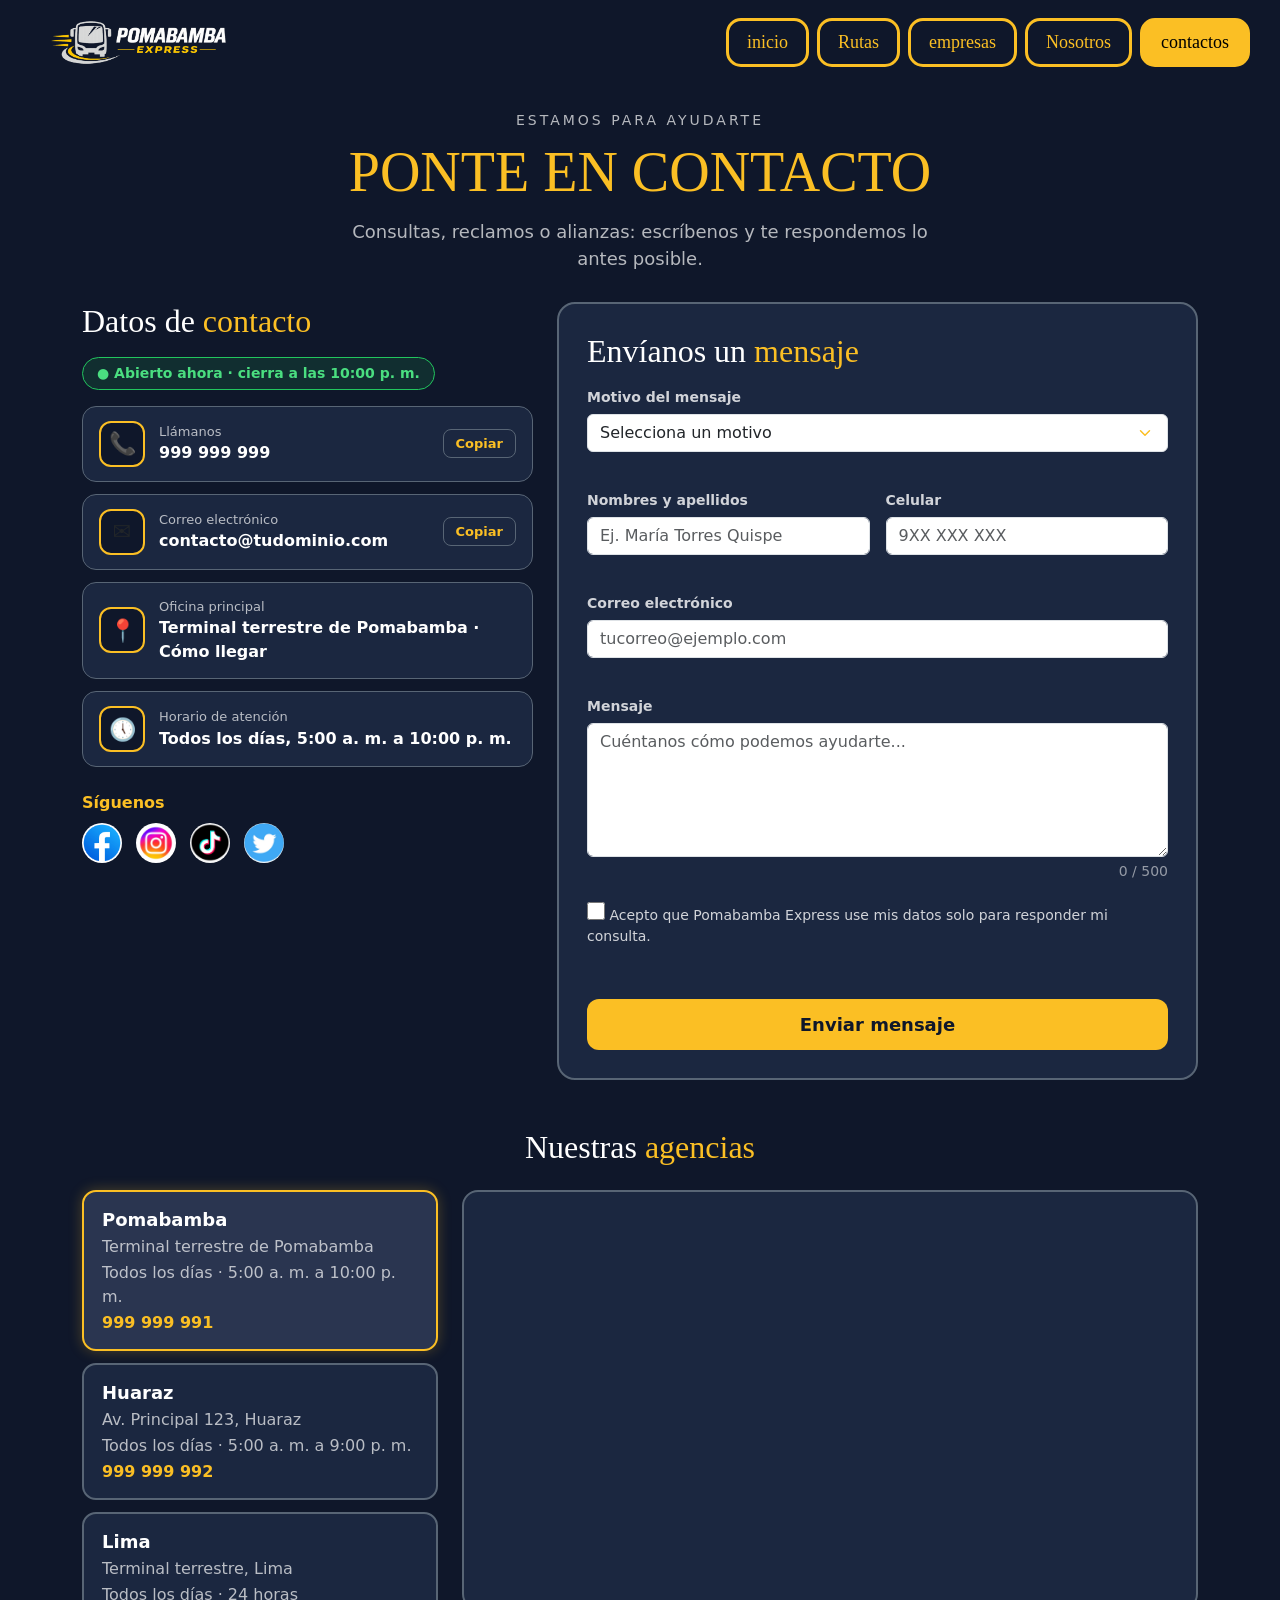
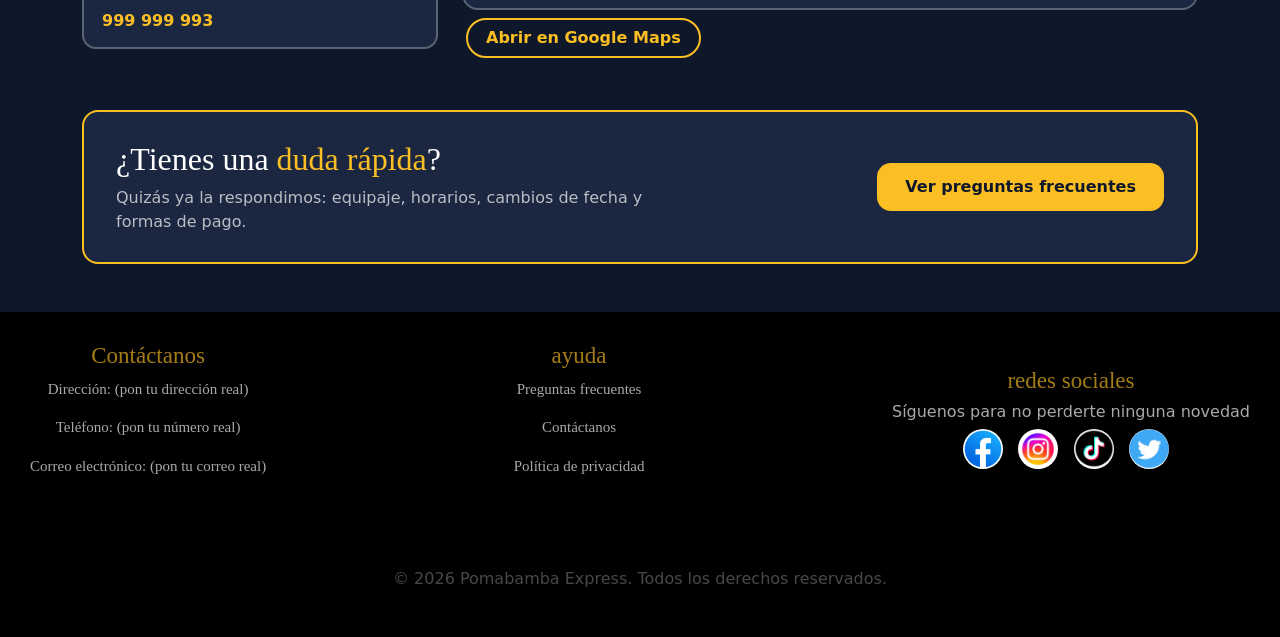
<file: encabezados/contactos.html>
<!DOCTYPE html>
<html lang="en">
<head>
    <meta charset="UTF-8">
    <meta name="viewport" content="width=device-width, initial-scale=1.0">
    <title>Document</title>
    <link rel="stylesheet" href="../style.css">
    <link rel="shortcut icon" href="favicon.ico" type="image/x-icon">
    <link href="https://cdn.jsdelivr.net/npm/bootstrap@5.3.8/dist/css/bootstrap.min.css" rel="stylesheet" integrity="sha384-sRIl4kxILFvY47J16cr9ZwB07vP4J8+LH7qKQnuqkuIAvNWLzeN8tE5YBujZqJLB" crossorigin="anonymous">
</head>
<body class="fondo2">
    <header class="encabezado">
        <img class="logo" src="../imagenes/logosIconos/logo.png" alt="Logo">
        <nav class="btnEncabezado">
    
            <a href="../index.html" class="btnEn">inicio</a>
            <a href="rutas.html" class="btnEn">Rutas</a>
            <a href="empresas.html" class="btnEn">empresas</a>
            <a href="nosotros.html" class="btnEn">Nosotros</a>
            <a href="contactos.html" class="btnEn activo">contactos</a>
        </nav>
    </header>
    <!-- TÍTULO -->
<section class="titulo-pagina">
    <p class="titulo-pagina-mini">Estamos para ayudarte</p>
    <h1 class="titulo-pagina-h1">PONTE EN <span>CONTACTO</span></h1>
    <p class="titulo-pagina-sub">Consultas, reclamos o alianzas: escríbenos y te respondemos lo antes posible.</p>
</section>

<!-- DATOS + FORMULARIO -->
<section class="container pb-5">
    <div class="row g-4">

        <!-- Datos de contacto -->
        <div class="col-lg-5">
            <h2 class="nos-h2">Datos de <span>contacto</span></h2>
            <span class="estado-atencion" id="estadoAtencion"></span>

            <div class="dato-contacto">
                <div class="dato-icono">📞</div>
                <div class="dato-texto">
                    <span>Llámanos</span>
                    <a href="tel:+51999999999">999 999 999</a>
                </div>
                <button type="button" class="btn-copiar" data-copiar="999 999 999">Copiar</button>
            </div>

            <div class="dato-contacto d-none" id="cardWhatsapp">
                <div class="dato-icono">💬</div>
                <div class="dato-texto">
                    <span>WhatsApp</span>
                    <a href="#" id="linkWhatsapp" target="_blank" rel="noopener">Escríbenos ahora</a>
                </div>
            </div>

            <div class="dato-contacto">
                <div class="dato-icono">✉️</div>
                <div class="dato-texto">
                    <span>Correo electrónico</span>
                    <a href="mailto:contacto@tudominio.com">contacto@tudominio.com</a>
                </div>
                <button type="button" class="btn-copiar" data-copiar="contacto@tudominio.com">Copiar</button>
            </div>

            <div class="dato-contacto">
                <div class="dato-icono">📍</div>
                <div class="dato-texto">
                    <span>Oficina principal</span>
                    <a href="https://www.google.com/maps/search/?api=1&query=Pomabamba%2C%20%C3%81ncash%2C%20Per%C3%BA" target="_blank" rel="noopener">Terminal terrestre de Pomabamba · Cómo llegar</a>
                </div>
            </div>

            <div class="dato-contacto">
                <div class="dato-icono">🕔</div>
                <div class="dato-texto">
                    <span>Horario de atención</span>
                    <strong>Todos los días, 5:00 a. m. a 10:00 p. m.</strong>
                </div>
            </div>

            <p class="subtitulo-pago mt-4 mb-2">Síguenos</p>
            <div class="redes-fila">
                <a href="#"><img class="imgredes" src="../imagenes/redes-sociales/facebbok.jpg" alt="Facebook"></a>
                <a href="#"><img class="imgredes" src="../imagenes/redes-sociales/instagram.jpg" alt="Instagram"></a>
                <a href="#"><img class="imgredes" src="../imagenes/redes-sociales/tiktok.jpg" alt="TikTok"></a>
                <a href="#"><img class="imgredes" src="../imagenes/redes-sociales/Twitter.jpg" alt="Twitter"></a>
            </div>
        </div>

        <!-- Formulario -->
        <div class="col-lg-7">
            <div class="form-card">

                <form id="formContacto" novalidate>
                    <h2 class="nos-h2">Envíanos un <span>mensaje</span></h2>
                    <div class="row g-3">

                        <div class="col-12 grupo">
                            <label for="cMotivo">Motivo del mensaje</label>
                            <select id="cMotivo" class="form-select campo">
                                <option value="">Selecciona un motivo</option>
                                <option value="pasajes">Consulta sobre pasajes</option>
                                <option value="reserva">Cambio o anulación de reserva</option>
                                <option value="reclamo">Reclamo o sugerencia</option>
                                <option value="equipaje">Equipaje extraviado</option>
                                <option value="aliada">Quiero ser empresa aliada</option>
                                <option value="otro">Otro</option>
                            </select>
                            <div class="error-campo"></div>
                        </div>

                        <div class="col-md-6 grupo">
                            <label for="cNombre">Nombres y apellidos</label>
                            <input type="text" id="cNombre" class="form-control campo" placeholder="Ej. María Torres Quispe" autocomplete="name">
                            <div class="error-campo"></div>
                        </div>

                        <div class="col-md-6 grupo">
                            <label for="cTelefono">Celular</label>
                            <input type="text" id="cTelefono" class="form-control campo" placeholder="9XX XXX XXX" inputmode="numeric" maxlength="9" autocomplete="tel">
                            <div class="error-campo"></div>
                        </div>

                        <div class="col-12 grupo">
                            <label for="cCorreo">Correo electrónico</label>
                            <input type="email" id="cCorreo" class="form-control campo" placeholder="tucorreo@ejemplo.com" autocomplete="email">
                            <div class="error-campo"></div>
                        </div>

                        <div class="col-12 grupo d-none" id="grupoReserva">
                            <label for="cReserva">Código de reserva</label>
                            <input type="text" id="cReserva" class="form-control campo" placeholder="PE-ABC123" maxlength="9">
                            <div class="error-campo"></div>
                        </div>

                        <div class="col-12 grupo d-none" id="grupoEmpresa">
                            <label for="cEmpresa">Nombre de tu empresa</label>
                            <input type="text" id="cEmpresa" class="form-control campo" placeholder="Ej. Transportes Mi Empresa S.A.C.">
                            <div class="error-campo"></div>
                        </div>

                        <div class="col-12 grupo">
                            <label for="cMensaje">Mensaje</label>
                            <textarea id="cMensaje" class="form-control campo" rows="5" maxlength="500" placeholder="Cuéntanos cómo podemos ayudarte..."></textarea>
                            <div class="d-flex justify-content-between">
                                <div class="error-campo"></div>
                                <small class="contador-msg" id="contadorMsg">0 / 500</small>
                            </div>
                        </div>

                        <div class="col-12 grupo">
                            <label class="check-acepto">
                                <input type="checkbox" id="cAcepto">
                                <span>Acepto que Pomabamba Express use mis datos solo para responder mi consulta.</span>
                            </label>
                            <div class="error-campo"></div>
                        </div>

                        <!-- Campo trampa para robots: las personas no lo ven -->
                        <input type="text" id="cWeb" class="honeypot" tabindex="-1" autocomplete="off" aria-hidden="true">
                    </div>

                    <p class="error-envio" id="errorEnvio"></p>
                    <button type="submit" class="btn-pagar w-100 mt-3" id="btnEnviar">Enviar mensaje</button>
                </form>

                <!-- Confirmación -->
                <div id="exitoContacto" class="text-center d-none">
                    <div class="check-exito">✓</div>
                    <h3 class="titulo-exito">¡Mensaje enviado!</h3>
                    <p>Te responderemos a <strong id="tCorreo"></strong> en un máximo de 24 horas hábiles.</p>
                    <p class="mb-1">Tu código de seguimiento:</p>
                    <p class="codigo-ticket" id="tCodigo"></p>
                    <div class="mt-3">
                        <a href="#" id="btnWaExito" class="btn-aliada d-none" target="_blank" rel="noopener">Escribir por WhatsApp</a>
                        <button type="button" class="btn-ruta-borde" id="btnOtro">Enviar otro mensaje</button>
                    </div>
                </div>

            </div>
        </div>
    </div>
</section>

<!-- AGENCIAS Y MAPA -->
<section class="container pb-5">
    <h2 class="nos-h2 text-center mb-4">Nuestras <span>agencias</span></h2>
    <div class="row g-4">
        <div class="col-lg-4">
            <div class="agencias-lista" id="listaAgencias"></div>
        </div>
        <div class="col-lg-8">
            <div class="mapa-marco">
                <iframe id="mapaFrame" title="Mapa de nuestras agencias" loading="lazy" referrerpolicy="no-referrer-when-downgrade"></iframe>
            </div>
            <a href="#" id="mapaLink" class="btn-ruta-borde mt-2" target="_blank" rel="noopener">Abrir en Google Maps</a>
        </div>
    </div>
</section>

<!-- DUDAS RÁPIDAS -->
<section class="container pb-5">
    <div class="aliada">
        <div>
            <h2 class="aliada-titulo">¿Tienes una <span>duda rápida</span>?</h2>
            <p class="aliada-texto">Quizás ya la respondimos: equipaje, horarios, cambios de fecha y formas de pago.</p>
        </div>
        <a href="rutas.html#faq" class="btn-aliada">Ver preguntas frecuentes</a>
    </div>
</section>
<!-- FOOTER -->
<footer class="footer">
    <div class="footer-content">
        <div class="footer-contactos">
            <h3 class="footers">Contáctanos</h3>
            <p class="footerp">Dirección: (pon tu dirección real)</p>
            <p class="footerp">Teléfono: (pon tu número real)</p>
            <p class="footerp">Correo electrónico: (pon tu correo real)</p>
        </div>
        <div>
            <h3 class="footers">ayuda</h3>
            <p class="footerp"><a href="#faq" class="footer-link">Preguntas frecuentes</a></p>
            <p class="footerp"><a href="contactos.html" class="footer-link">Contáctanos</a></p>
            <p class="footerp">Política de privacidad</p>
        </div>
        <div>
            <h3 class="footers">redes sociales</h3>
            <h4 class="footx">Síguenos para no perderte ninguna novedad</h4>
            <a href="#"><img class="imgredes" src="../imagenes/redes-sociales/facebbok.jpg" alt="Facebook"></a>
            <a href="#"><img class="imgredes" src="../imagenes/redes-sociales/instagram.jpg" alt="Instagram"></a>
            <a href="#"><img class="imgredes" src="../imagenes/redes-sociales/tiktok.jpg" alt="TikTok"></a>
            <a href="#"><img class="imgredes" src="../imagenes/redes-sociales/Twitter.jpg" alt="Twitter"></a>
        </div>
    </div>
    <br>
    <p class="derechos">&copy; 2026 Pomabamba Express. Todos los derechos reservados.</p>
</footer>


    
    <script src="https://cdn.jsdelivr.net/npm/bootstrap@5.3.8/dist/js/bootstrap.bundle.min.js" integrity="sha384-FKyoEForCGlyvwx9Hj09JcYn3nv7wiPVlz7YYwJrWVcXK/BmnVDxM+D2scQbITxI" crossorigin="anonymous"></script>
    <script src="../Scripts/menu.js"></script>
<script src="../Scripts/contactos.js"></script>
    
</body>
</html>
</file>
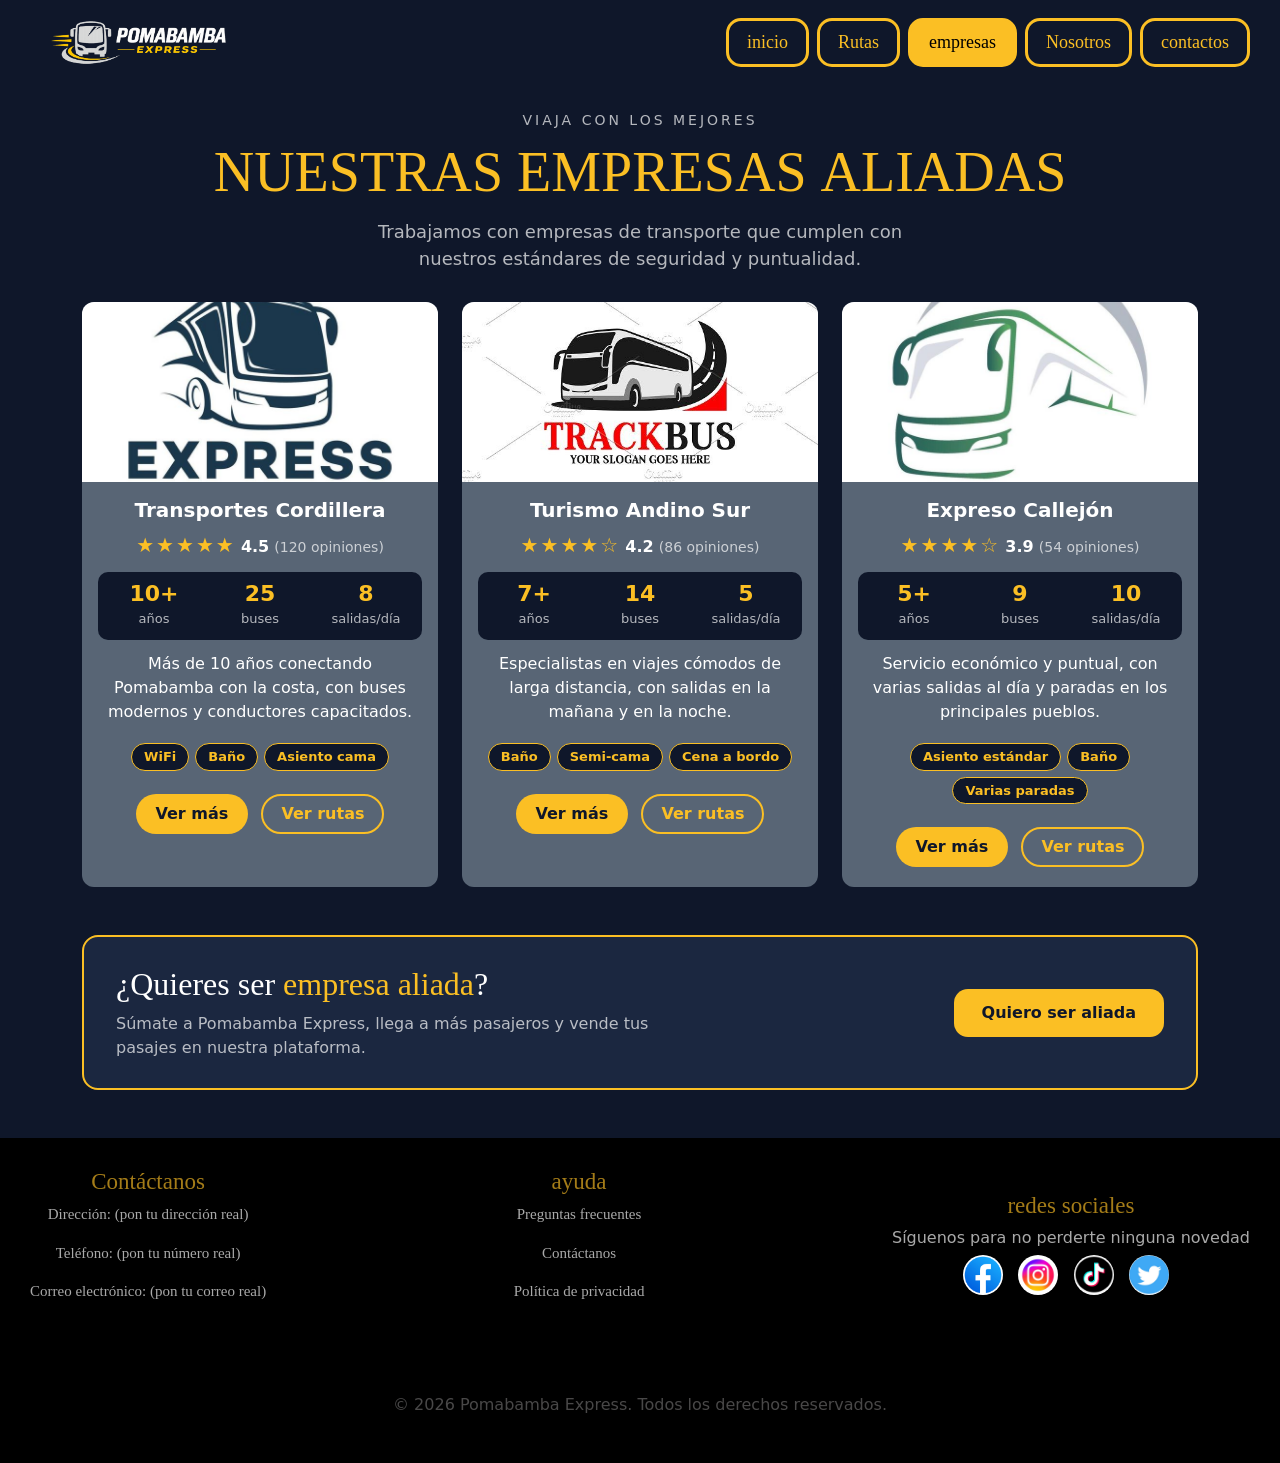
<file: encabezados/empresas.html>
<!DOCTYPE html>
<html lang="en">
<head>
    <meta charset="UTF-8">
    <meta name="viewport" content="width=device-width, initial-scale=1.0">
    <title>Document</title>
    <link rel="stylesheet" href="../style.css">
    <link rel="shortcut icon" href="favicon.ico" type="image/x-icon">
    <link href="https://cdn.jsdelivr.net/npm/bootstrap@5.3.8/dist/css/bootstrap.min.css" rel="stylesheet" integrity="sha384-sRIl4kxILFvY47J16cr9ZwB07vP4J8+LH7qKQnuqkuIAvNWLzeN8tE5YBujZqJLB" crossorigin="anonymous">
</head>
<body class="fondo2">
    <header class="encabezado">
        <img class="logo" src="../imagenes/logosIconos/logo.png" alt="Logo">
        <nav class="btnEncabezado">
    
            <a href="../index.html" class="btnEn">inicio</a>
            <a href="rutas.html" class="btnEn">Rutas</a>
            <a href="empresas.html" class="btnEn activo">empresas</a>
            <a href="nosotros.html" class="btnEn">Nosotros</a>
            <a href="contactos.html" class="btnEn">contactos</a>
        </nav>
    </header>


    <section class="titulo-pagina">
    <p class="titulo-pagina-mini">Viaja con los mejores</p>
    <h1 class="titulo-pagina-h1">NUESTRAS <span>EMPRESAS</span> ALIADAS</h1>
    <p class="titulo-pagina-sub">Trabajamos con empresas de transporte que cumplen con nuestros estándares de seguridad y puntualidad.</p>
</section>

<section class="container pb-5">
    <div class="row g-4" id="listaEmpresas"></div>
</section>
<!-- SÉ NUESTRA ALIADA -->
<section class="container pb-5">
    <div class="aliada">
        <div>
            <h2 class="aliada-titulo">¿Quieres ser <span>empresa aliada</span>?</h2>
            <p class="aliada-texto">Súmate a Pomabamba Express, llega a más pasajeros y vende tus pasajes en nuestra plataforma.</p>
        </div>
        <a href="contactos.html?asunto=aliada" class="btn-aliada">Quiero ser aliada</a>
    </div>
</section>
<!-- VENTANA DE DETALLE DE EMPRESA -->
<div class="modal fade" id="modalEmpresa" tabindex="-1" aria-hidden="true">
    <div class="modal-dialog modal-lg modal-dialog-centered modal-dialog-scrollable">
        <div class="modal-content modal-pomabamba">
            <div class="modal-header">
                <h5 class="modal-title" id="empTitulo"></h5>
                <button type="button" class="btn-close btn-close-white" data-bs-dismiss="modal" aria-label="Cerrar"></button>
            </div>
            <div class="modal-body" id="empCuerpo"></div>
            <div class="modal-footer">
                <a href="contactos.html" class="btn-ruta-borde">Contactar</a>
                <a href="rutas.html" class="btn-ruta">Ver rutas</a>
            </div>
        </div>
    </div>
</div>
<!-- FOOTER -->
<footer class="footer">
    <div class="footer-content">
        <div class="footer-contactos">
            <h3 class="footers">Contáctanos</h3>
            <p class="footerp">Dirección: (pon tu dirección real)</p>
            <p class="footerp">Teléfono: (pon tu número real)</p>
            <p class="footerp">Correo electrónico: (pon tu correo real)</p>
        </div>
        <div>
            <h3 class="footers">ayuda</h3>
            <p class="footerp"><a href="#faq" class="footer-link">Preguntas frecuentes</a></p>
            <p class="footerp"><a href="contactos.html" class="footer-link">Contáctanos</a></p>
            <p class="footerp">Política de privacidad</p>
        </div>
        <div>
            <h3 class="footers">redes sociales</h3>
            <h4 class="footx">Síguenos para no perderte ninguna novedad</h4>
            <a href="#"><img class="imgredes" src="../imagenes/redes-sociales/facebbok.jpg" alt="Facebook"></a>
            <a href="#"><img class="imgredes" src="../imagenes/redes-sociales/instagram.jpg" alt="Instagram"></a>
            <a href="#"><img class="imgredes" src="../imagenes/redes-sociales/tiktok.jpg" alt="TikTok"></a>
            <a href="#"><img class="imgredes" src="../imagenes/redes-sociales/Twitter.jpg" alt="Twitter"></a>
        </div>
    </div>
    <br>
    <p class="derechos">&copy; 2026 Pomabamba Express. Todos los derechos reservados.</p>
</footer>


    <script src="https://cdn.jsdelivr.net/npm/bootstrap@5.3.8/dist/js/bootstrap.bundle.min.js" integrity="sha384-FKyoEForCGlyvwx9Hj09JcYn3nv7wiPVlz7YYwJrWVcXK/BmnVDxM+D2scQbITxI" crossorigin="anonymous"></script>
    <script src="../Scripts/empresas.js"></script>
    <script src="../Scripts/menu.js"></script>
    
</body>
</html>
</file>
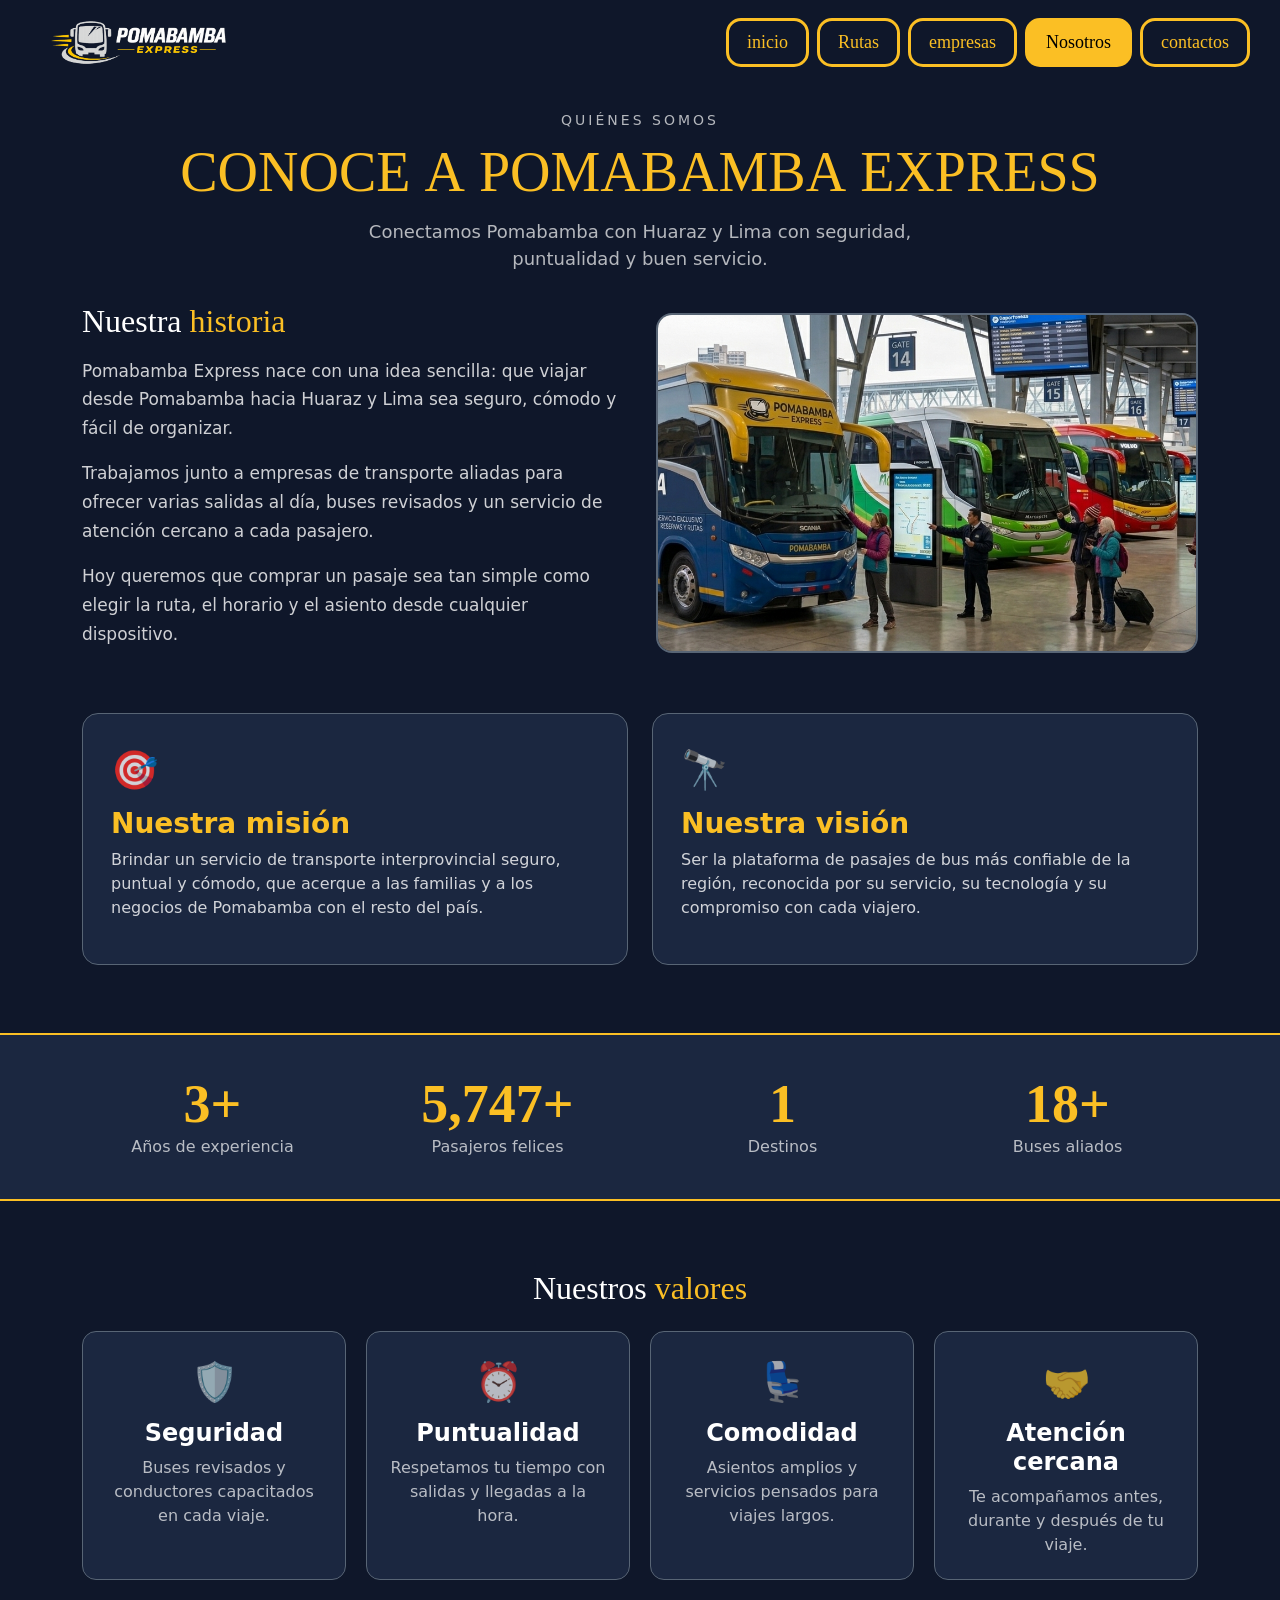
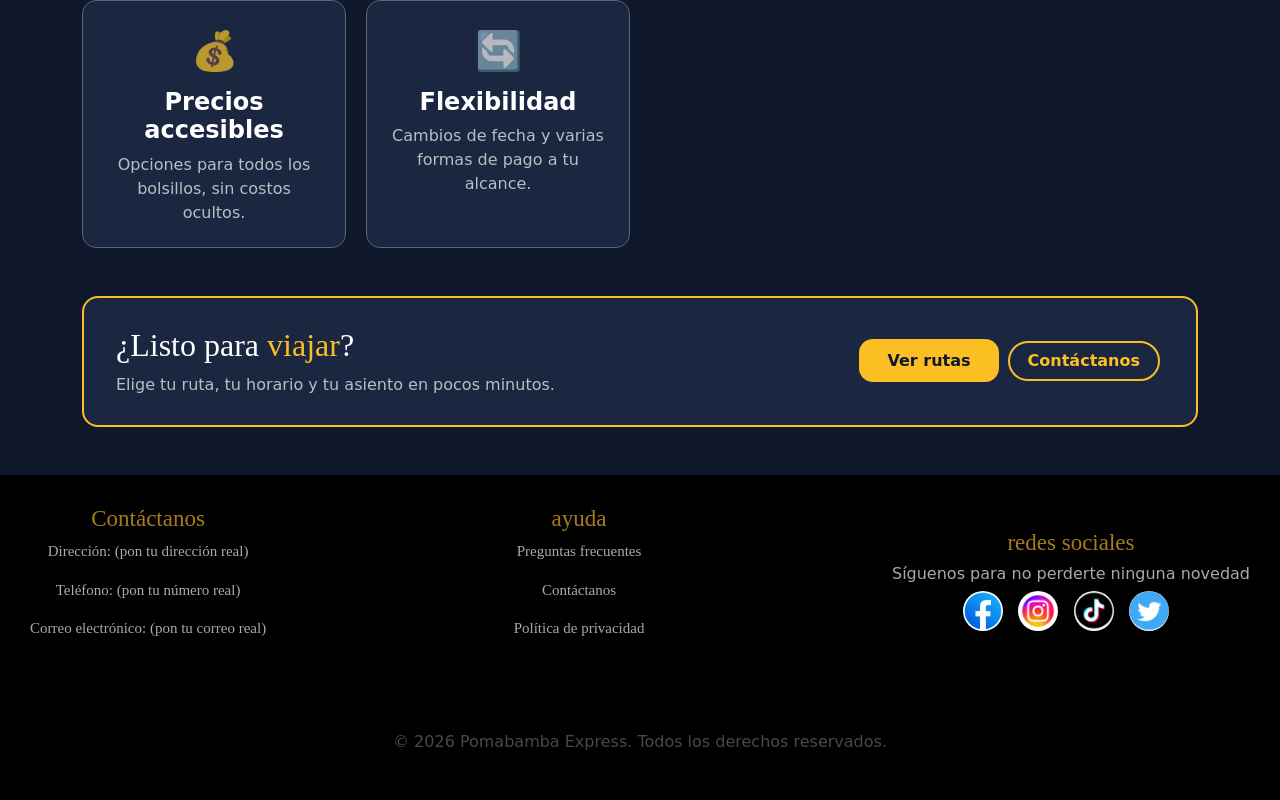
<file: encabezados/nosotros.html>
<!DOCTYPE html>
<html lang="en">
<head>
    <meta charset="UTF-8">
    <meta name="viewport" content="width=device-width, initial-scale=1.0">
    <title>Document</title>
    <link rel="stylesheet" href="../style.css">
    <link rel="shortcut icon" href="favicon.ico" type="image/x-icon">
    <link href="https://cdn.jsdelivr.net/npm/bootstrap@5.3.8/dist/css/bootstrap.min.css" rel="stylesheet" integrity="sha384-sRIl4kxILFvY47J16cr9ZwB07vP4J8+LH7qKQnuqkuIAvNWLzeN8tE5YBujZqJLB" crossorigin="anonymous">
</head>
<body class="fondo2">
    <header class="encabezado">
        <img class="logo" src="../imagenes/logosIconos/logo.png" alt="Logo">
        <nav class="btnEncabezado">
    
            <a href="../index.html" class="btnEn">inicio</a>
            <a href="rutas.html" class="btnEn">Rutas</a>
            <a href="empresas.html" class="btnEn">empresas</a>
            <a href="nosotros.html" class="btnEn activo">Nosotros</a>
            <a href="contactos.html" class="btnEn">contactos</a>
        </nav>
    </header>

    <!-- TÍTULO -->
<section class="titulo-pagina">
    <p class="titulo-pagina-mini">Quiénes somos</p>
    <h1 class="titulo-pagina-h1">CONOCE A <span>POMABAMBA EXPRESS</span></h1>
    <p class="titulo-pagina-sub">Conectamos Pomabamba con Huaraz y Lima con seguridad, puntualidad y buen servicio.</p>
</section>

<!-- HISTORIA -->
<section class="container pb-5">
    <div class="nos-historia">
        <div>
            <h2 class="nos-h2">Nuestra <span>historia</span></h2>
            <p class="nos-texto">Pomabamba Express nace con una idea sencilla: que viajar desde Pomabamba hacia Huaraz y Lima sea seguro, cómodo y fácil de organizar.</p>
            <p class="nos-texto">Trabajamos junto a empresas de transporte aliadas para ofrecer varias salidas al día, buses revisados y un servicio de atención cercano a cada pasajero.</p>
            <p class="nos-texto">Hoy queremos que comprar un pasaje sea tan simple como elegir la ruta, el horario y el asiento desde cualquier dispositivo.</p>
        </div>
        <img src="../imagenes/sliders/express2.jpg" class="nos-img" alt="Bus de Pomabamba Express en carretera">
    </div>
</section>

<!-- MISIÓN Y VISIÓN -->
<section class="container pb-5">
    <div class="row g-4">
        <div class="col-12 col-md-6">
            <div class="tarjeta-mv">
                <div class="mv-icono">🎯</div>
                <h3>Nuestra misión</h3>
                <p>Brindar un servicio de transporte interprovincial seguro, puntual y cómodo, que acerque a las familias y a los negocios de Pomabamba con el resto del país.</p>
            </div>
        </div>
        <div class="col-12 col-md-6">
            <div class="tarjeta-mv">
                <div class="mv-icono">🔭</div>
                <h3>Nuestra visión</h3>
                <p>Ser la plataforma de pasajes de bus más confiable de la región, reconocida por su servicio, su tecnología y su compromiso con cada viajero.</p>
            </div>
        </div>
    </div>
</section>

<!-- NÚMEROS -->
<section class="numeros-fondo">
    <div class="container">
        <div class="numeros">
            <div class="numero-item"><strong class="contador" data-meta="10" data-sufijo="+">0</strong><span>Años de experiencia</span></div>
            <div class="numero-item"><strong class="contador" data-meta="15000" data-sufijo="+">0</strong><span>Pasajeros felices</span></div>
            <div class="numero-item"><strong class="contador" data-meta="3">0</strong><span>Destinos</span></div>
            <div class="numero-item"><strong class="contador" data-meta="48" data-sufijo="+">0</strong><span>Buses aliados</span></div>
        </div>
    </div>
</section>

<!-- VALORES -->
<section class="container py-5">
    <h2 class="nos-h2 text-center mb-4">Nuestros <span>valores</span></h2>
    <div class="valores">
        <div class="valor-item"><div class="mv-icono">🛡️</div><h4>Seguridad</h4><p>Buses revisados y conductores capacitados en cada viaje.</p></div>
        <div class="valor-item"><div class="mv-icono">⏰</div><h4>Puntualidad</h4><p>Respetamos tu tiempo con salidas y llegadas a la hora.</p></div>
        <div class="valor-item"><div class="mv-icono">💺</div><h4>Comodidad</h4><p>Asientos amplios y servicios pensados para viajes largos.</p></div>
        <div class="valor-item"><div class="mv-icono">🤝</div><h4>Atención cercana</h4><p>Te acompañamos antes, durante y después de tu viaje.</p></div>
        <div class="valor-item"><div class="mv-icono">💰</div><h4>Precios accesibles</h4><p>Opciones para todos los bolsillos, sin costos ocultos.</p></div>
        <div class="valor-item"><div class="mv-icono">🔄</div><h4>Flexibilidad</h4><p>Cambios de fecha y varias formas de pago a tu alcance.</p></div>
    </div>
</section>

<!-- LLAMADO A LA ACCIÓN -->
<section class="container pb-5">
    <div class="aliada">
        <div>
            <h2 class="aliada-titulo">¿Listo para <span>viajar</span>?</h2>
            <p class="aliada-texto">Elige tu ruta, tu horario y tu asiento en pocos minutos.</p>
        </div>
        <div>
            <a href="rutas.html" class="btn-aliada">Ver rutas</a>
            <a href="contactos.html" class="btn-ruta-borde">Contáctanos</a>
        </div>
    </div>
</section>
<!-- FOOTER -->
<footer class="footer">
    <div class="footer-content">
        <div class="footer-contactos">
            <h3 class="footers">Contáctanos</h3>
            <p class="footerp">Dirección: (pon tu dirección real)</p>
            <p class="footerp">Teléfono: (pon tu número real)</p>
            <p class="footerp">Correo electrónico: (pon tu correo real)</p>
        </div>
        <div>
            <h3 class="footers">ayuda</h3>
            <p class="footerp"><a href="#faq" class="footer-link">Preguntas frecuentes</a></p>
            <p class="footerp"><a href="contactos.html" class="footer-link">Contáctanos</a></p>
            <p class="footerp">Política de privacidad</p>
        </div>
        <div>
            <h3 class="footers">redes sociales</h3>
            <h4 class="footx">Síguenos para no perderte ninguna novedad</h4>
            <a href="#"><img class="imgredes" src="../imagenes/redes-sociales/facebbok.jpg" alt="Facebook"></a>
            <a href="#"><img class="imgredes" src="../imagenes/redes-sociales/instagram.jpg" alt="Instagram"></a>
            <a href="#"><img class="imgredes" src="../imagenes/redes-sociales/tiktok.jpg" alt="TikTok"></a>
            <a href="#"><img class="imgredes" src="../imagenes/redes-sociales/Twitter.jpg" alt="Twitter"></a>
        </div>
    </div>
    <br>
    <p class="derechos">&copy; 2026 Pomabamba Express. Todos los derechos reservados.</p>
</footer>




    <script src="https://cdn.jsdelivr.net/npm/bootstrap@5.3.8/dist/js/bootstrap.bundle.min.js" integrity="sha384-FKyoEForCGlyvwx9Hj09JcYn3nv7wiPVlz7YYwJrWVcXK/BmnVDxM+D2scQbITxI" crossorigin="anonymous"></script>
    <script src="../Scripts/nosotros.js"></script>
    <script src="../Scripts/menu.js"></script>
    
</body>
</html>
</file>
<file: style.css>
* {
    margin: 0;
    padding: 0;
    box-sizing: border-box;
}

.fondo1 {
  background-color: #0F172A;
  
}
.encabezado {
  background-color: #0F172A;
  display: flex;
  justify-content: space-between;
  align-items: center;
  padding: 15px 30px;
  position: fixed;
  top: 0;
  left: 0;
  width: 100%;
  z-index: 1000;
  font-family: fantasy;
}
.logo {
  height: auto;
  width: 220px;                  
}

.btnEncabezado {
  display: flex;
  flex-direction: row;
  gap: 8px;
}

.btnEn {
  width: max-content;
  padding: 8px 18px;
  font-size: 18px;
  color: #FBBF24;
  background-color: #0F172A;
  border: 3.5px solid #FBBF24;
  border-radius: 15px;
  text-align: center;
  text-decoration: none;

  
}
.btnEn:hover{
  box-shadow: 1px 1px 12px #FBBF24;
  animation-duration: 2s;
}

.btnEn:hover {
  background-color: #FBBF24;
  color: black;
  transition: all 0.7s ease;
  cursor: pointer;
}

/* ============================ */
/* SLIDER Y BOTON */
/* ============================ */

.slider {
  position: relative; /* Base para que el título no se vaya a otra parte de la web */
  width: 100%;
  
}
.opacidad{
  filter: opacity(40%);
}
.viajaseguro {
  position: absolute;
  top: 15%; /* Lo centra verticalmente */
  left: 50%; /* Lo centra horizontalmente */
  transform: translate(-50%, -50%); /* Ajuste de centrado perfecto */
  z-index: 99; /* Obliga al título a flotar por ENCIMA de las imágenes del slider */
  pointer-events: none; /* Opcional: permite hacer clic a través del texto si hay botones atrás */
  
  /* Estilos visuales de ejemplo */
  color: white;
  text-shadow: 2px 2px 4px rgba(0,0,0,0.6); 
  font-family: fantasy;
}
.poma {
  position: absolute;
  top: 29%; 
  left: 50%; 
  transform: translate(-50%, -50%);
  z-index: 99; 
  pointer-events: none;
  color: #FBBF24;
  font-size: 130px;
  text-shadow: 2px 2px 4px rgba(0,0,0,0.6); 
  font-family: fantasy;
}
.pomaba {
  position: absolute;
  top: 50%;
  left: 50%;
  transform: translate(-50%, -50%); 
  z-index: 99;
  pointer-events: none;
  color: #FBBF24;
  text-shadow: 2px 2px 4px rgba(0,0,0,0.6); 
  font-size: 130px; 
  font-family: fantasy;
}
.pomabam {
  position: absolute;
  top: 64%;
  left: 50%;
  transform: translate(-50%, -50%); 
  z-index: 99;
  pointer-events: none;
  color: #ffffff;
  font-size: 20px;
  text-shadow: 2px 2px 4px rgba(0,0,0,0.6);
}
.pomabamb {
  position: absolute;
  top: 68%;
  left: 50%;
  transform: translate(-50%, -50%); 
  z-index: 99;
  pointer-events: none;
  color: #ffffff;
  font-size: 20px;
  text-shadow: 2px 2px 4px rgba(0,0,0,0.6);
}
.pomabamba {
  position: absolute;
  top: 72%;
  left: 50%;
  transform: translate(-50%, -50%); 
  z-index: 99;
  pointer-events: none;
  color: #ffffff;
  font-size: 20px;
  text-shadow: 2px 2px 4px rgba(0,0,0,0.6);
}

.titubtn{
  border-radius: 20px;
  font-size: 28px;
  background-color: #FBBF24;
  caret-color: #FBBF24;
  border: none;
  cursor: pointer;
  font-family: arial;
  font-weight: bold;
  color: rgb(0, 0, 0);
  position: absolute;
  top: 81%;
  left: 35%;
  transform: translate(-50%, -50%); 
  z-index: 99;
  padding: 5px 15px;
}
.titubtn:hover{
  background-color: transparent;
  color: white;
  border: #FBBF24;
  border: solid 3px #FBBF24;
  box-shadow: 1px 1px 12px #FBBF24;
}
.titulobtn{
  border-radius: 20px;
  border: solid 3px #FBBF24;
  font-size: 28px;
  background-color: transparent;
  font-family: arial;
  transform: translate(-50%, -50%); 
  z-index: 99;
  padding: 5px 15px;
  font-weight: bold;
  color: rgb(255, 255, 255);
  position: absolute;
  top: 81%;
  left: 65%;

}
.titulobtn:hover{
  background-color: #FBBF24;
  color: rgb(0, 0, 0);
  border: #FBBF24;
  border: solid 3px #FBBF24;
  box-shadow: 1px 1px 12px #FBBF24;
}

/* BARRA DE BUSQUEDA*/

.buscador {
  background-color: #0F172A;
  color: #FBBF24;
  width: 70%;
  margin: -60px auto 0;      /* sube y se superpone al slider */
  padding: 20px;
  border: solid 2px #586575;
  border-radius: 18px;
  position: relative;
  z-index: 99;
  text-align: left;
}
.btn-buscar {
  background-color: #FBBF24;
  color: #0F172A;
  font-weight: bold;
  border: none;
  border-radius: 12px;
  padding: 8px;
  height: calc(1.5em + .75rem + 2px);
}
.btn-buscar:hover { box-shadow: 1px 1px 12px #FBBF24; }

.express{
  width: 100%;
  height: 470px; /* Ajusta este valor: entre más pequeño, más bajita y alargada se verá */
  display: block;
  filter: opacity(65%);
  transition: all 2s ease;
}
.express:hover{
  
  box-shadow: 1px 1px 12px #FBBF24;
  transition: all 3s ease;
  transform: translateY(-5px);
}
.ex {
  position: absolute;
  top: 125%; 
  left: 50%; 
  transform: translate(-50%, -50%);
  z-index: 99; 
  pointer-events: none;
  color: #ffffff;
  font-size: 60px;
  text-shadow: 2px 2px 4px rgba(0,0,0,0.6); 
  font-family: fantasy;
}
.exp {
  position: absolute;
  top: 149%; 
  left: 50%; 
  transform: translate(-50%, -50%);
  z-index: 99; 
  pointer-events: none;
  color: #ffffff;
  font-size: 24px;
  text-shadow: 2px 2px 4px rgba(0,0,0,0.6); 
  font-family: cursive;
}


/*RUTAS DISPONIBLES*/
.rut{
  text-align: center;
  font-weight:bold;

}
.horarutas{
  text-align: center;
  font-weight:bold;
  color: #00000088;
}
.cuadro{
  background-color: #0F172A;
  width: 95%;
  border-radius: 10px;
  border: solid 2px #586575;
  box-shadow: 1px 1px 12px #586575;
  
}
.rutas{
  padding: 0 40px;
  width: 30%;
  color: #FBBF24;
  display: inline-block;
  position: relative;
  
}

.rutas::after {
    content: "";
    position: absolute;
    left: 0;
    bottom: -5px;           /* Posición debajo de la palabra */
    width: 0;               /* Empieza invisible (sin ancho) */
    height: 3px;
    background-color: #FBBF24;
    transition: width 0.3s ease; /* Hace que se estire suavemente */
}
.rutas:hover::after {
    width: 100%;
}


.lasrutas{
  display: flex;
  justify-content: center;
  align-items: center;
  gap: calc(30px);
  font-size: 30px;
  padding: 20px;
  font-family: cursive;
}

.rutasbrder{
  background-color: #586575;
 border-radius: 10px;

}
.rutasbrder:hover{
  box-shadow: 2px 2px 1dvw #FBBF24;
  transition: all 0.5s ease;
  transform: translateY(-5px);
}

.imgrutas{
  border-radius: 10px;
  padding: 2px;
}
.horarutas{
  text-align: start;
  padding: 5px;
  font-size: 15px;
}
.solesrutas{
  text-align: center;
  padding: 4px;
  color: #0F172A;
  background-color: #FBBF24;
  width: 50%;
  border-radius: 20px;
  border: none;
  margin-bottom: 4px;
  box-shadow: 1px 1px 3vb;
}
.solesrutas:hover{
  transition: all 0.5s ease;
  transform: translateY(-2px);
}

/* ============================ */
/*POR QUE NOSOTROS?*/
/* ============================ */

.lineas{
  width: 96%;
  height: 2px;
  background-color: #FBBF24;
  border: none;
}
.otrasemprs{
  padding: 20px;
  width: 100%;
  background-color: #f8d67f06;
  border-radius: 40px;
  
}
.elejir{
  display: flex;
  width: 100%;
}
.eleji{
  flex: 1;
}

.otrastit{
  text-align: start;
  color: #FBBF24;
  font-family: geneva;
}
.otrastit:hover{
  transition: all 0.5s ease;
  transform: translateY(-2px);
}

.elejirnos1{
  width: 100%;
  height: 200px;
  text-align: start;
  font-family: cursive;
  font-size: 20px;
  color: #ffffffb1;
}






/* ============================ */
/* EMPRESAS ALIADAS */
/* ============================ */

.elejirnos2{
  text-align: start;
  width: 100%;
  height: 200px;
}
.imgempresas{
  border-radius: 10px;
  height: 120px;
  width: 120px;
}
.buttnemprs{
  border: none;
  border-radius: 10px;
  background-color: transparent;
  box-shadow: 1px 1px 1vmax #586575;
  padding: 6px;
  font-size: 17px;
  color: #FBBF24;
  margin-left: 400px;
}
.buttnemprs:hover{
  transition: all 0.5s ease;
  transform: translateY(-2px);
  
}
/* Enlaces que antes eran botones */
.titubtn, .titulobtn, .solesrutas, .buttnemprs {
  display: inline-block;
  text-decoration: none;
}
.titubtn, .titulobtn {
  line-height: 1.2;
  white-space: nowrap;
}
.solesrutas:hover { color: #0F172A; }
.buttnemprs:hover { color: #FBBF24; }
/* ============================ */
/* FOOTER */
/* ============================ */

.footer {
  background-color: #000000;
  text-align: center;
  padding: 30px;
  width: 100%;
  color: #ffffffa9;
}
.footer-content {
  display: flex;
  justify-content: space-between;
  align-items: center;
}
.footer-contactos p {
  flex: 1;
  text-align: center;
  font-family: cursive;
}
.derechos {
  background-color: #000000a0;
  color: rgb(73, 72, 72);
  text-align: center;
  width: 100%;
  margin-top: 50px;
}
.footers {
  color: #fbbe24a7;
  font-family: cursive;
  font-size: 23px;
  

}
.footerp {
  color: #ffffffa9;
  font-family: cursive;
  font-size: 15px;
  
}
.imgredes{
  width: 40px;
  height: 40px;
  border-radius: 50%;
  margin-right: 10px;
}
.footx{
  font-size: 16px;
  text-align: start;
  
}
.sosiales{
  text-align: start;
}

/*============================= 
PAJINA 2
===============================*/
.fondo2 {
  background-color: #0F172A;
}

.titulo-pagina {
  padding: 110px 20px 30px;   /* el 140 deja espacio por el encabezado fijo */
  text-align: center;
}
.titulo-pagina-mini {
  color: #ffffffb1;
  letter-spacing: 3px;
  text-transform: uppercase;
  font-size: 14px;
  margin-bottom: 8px;
}
.titulo-pagina-h1 {
  color: #ffffff;
  font-family: fantasy;
  font-size: clamp(30px, 5vw, 56px);   /* se adapta al tamaño de pantalla */
}
.titulo-pagina-h1 span {
  color: #FBBF24;
}
.titulo-pagina-sub {
  color: #ffffffb1;
  font-size: 18px;
  max-width: 600px;
  margin: 12px auto 0;
}
.btnEn.activo {
  background-color: #FBBF24;
  color: black;
}


/* ============================ */
/* TARJETAS DE RUTAS */
/* ============================ */

.tarjeta-ruta {
  background-color: #586575;
  border-radius: 12px;
  overflow: hidden;
  height: 100%;
  transition: all 0.4s ease;
}
.tarjeta-ruta:hover {
  transform: translateY(-5px);
  box-shadow: 2px 2px 14px #FBBF24;
}
.tarjeta-ruta img {
  width: 100%;
  height: 180px;
  object-fit: cover;   /* recorta la foto sin deformarla */
}
.tarjeta-ruta-info {
  padding: 16px;
  text-align: center;
  color: #ffffff;
}
.tarjeta-ruta-info h5 {
  font-weight: bold;
}
.precio-desde {
  color: #FBBF24;
  font-size: 22px;
  font-weight: bold;
}
.btn-ruta {
  display: inline-block;
  background-color: #FBBF24;
  color: #0F172A;
  font-weight: bold;
  text-decoration: none;
  padding: 8px 20px;
  border-radius: 20px;
  border: none;
cursor: pointer;
}
.btn-ruta:hover {
  box-shadow: 1px 1px 12px #FBBF24;
}
/* FILTROS */
.filtro {
  background-color: #0F172A;
  color: #FBBF24;
  border: 2px solid #FBBF24;
  border-radius: 20px;
  padding: 6px 22px;
  margin: 0 4px;
  font-weight: bold;
  cursor: pointer;
  transition: all 0.3s ease;
}
.filtro:hover,
.filtro.activo {
  background-color: #FBBF24;
  color: #0F172A;
}

/* VENTANA DE HORARIOS */
.modal-pomabamba {
  background-color: #0F172A;
  color: #ffffff;
  border: 2px solid #FBBF24;
  border-radius: 16px;
}
.modal-pomabamba .modal-header,
.modal-pomabamba .modal-footer {
  border-color: #586575;
}
.modal-pomabamba .modal-title {
  color: #FBBF24;
  font-weight: bold;
}
.horario-chip {
  display: inline-block;
  background-color: #586575;
  color: #ffffff;
  padding: 6px 14px;
  border-radius: 20px;
  margin: 4px 6px 4px 0;
  font-weight: bold;
}
/* ============================ */
/* COMPRA DE PASAJES */
/* ============================ */

/* Horas elegibles */
.horario-chip {
  border: 2px solid transparent;
  font-family: inherit;
  font-size: 1rem;
  cursor: pointer;
  transition: all 0.25s ease;
}
.horario-chip:hover { border-color: #FBBF24; }
.horario-chip.elegido {
  background-color: #FBBF24;
  color: #0F172A;
  border-color: #FBBF24;
}
.aviso-horario {
  color: #ff8a8a;
  margin-right: auto;
  font-size: 14px;
}

/* Resumen del viaje */
.resumen-pasaje {
  background-color: #1b2740;
  border: 1px solid #586575;
  border-radius: 14px;
  overflow: hidden;
}
.resumen-pasaje img {
  width: 100%;
  height: 170px;
  object-fit: cover;
}
.resumen-info { padding: 16px; }
.resumen-info h5 { color: #FBBF24; font-weight: bold; }
.resumen-lista { list-style: none; padding: 0; margin: 12px 0 0; }
.resumen-lista li {
  display: flex;
  justify-content: space-between;
  align-items: center;
  padding: 8px 0;
  border-bottom: 1px dashed #586575;
}
.resumen-lista li span { color: #ffffffb1; }
.resumen-lista li.total { border-bottom: none; font-size: 20px; }
.resumen-lista li.total strong { color: #FBBF24; }
.cantidad-input { width: 70px; text-align: center; }
.fecha-input { width: 150px; }

/* Métodos de pago */
.subtitulo-pago { color: #FBBF24; font-weight: bold; margin-bottom: 12px; }
.metodos {
  display: grid;
  grid-template-columns: repeat(4, 1fr);
  gap: 10px;
}
.metodo {
  background-color: #1b2740;
  color: #ffffff;
  border: 2px solid #586575;
  border-radius: 12px;
  padding: 10px 6px;
  display: flex;
  flex-direction: column;
  align-items: center;
  justify-content: center;
  gap: 6px;
  cursor: pointer;
  font-weight: bold;
  transition: all 0.25s ease;
}
.metodo img { height: 34px; max-width: 100%; object-fit: contain; }
.icono-metodo { font-size: 28px; line-height: 34px; }
.metodo:hover { border-color: #FBBF24; }
.metodo.activo {
  border-color: #FBBF24;
  background-color: #2a3550;
  box-shadow: 0 0 12px #FBBF2477;
}
@media (max-width: 575px) {
  .metodos { grid-template-columns: repeat(2, 1fr); }
}

.detalle-metodo {
  background-color: #1b2740;
  border: 1px solid #586575;
  border-radius: 12px;
  padding: 16px;
  margin-top: 14px;
}
.detalle-metodo p { margin-bottom: 6px; }
.qr-pago {
  width: 150px;
  height: 150px;
  object-fit: contain;
  background-color: #ffffff;
  border-radius: 10px;
  padding: 6px;
}
.numero-pago {
  color: #FBBF24;
  font-size: 22px;
  font-weight: bold;
  letter-spacing: 2px;
}

/* Botón pagar */
.btn-pagar {
  background-color: #FBBF24;
  color: #0F172A;
  border: none;
  border-radius: 12px;
  padding: 12px;
  font-size: 18px;
  font-weight: bold;
  cursor: pointer;
  transition: all 0.3s ease;
}
.btn-pagar:hover {
  box-shadow: 1px 1px 14px #FBBF24;
  transform: translateY(-2px);
}

/* Confirmación y boleto */
.check-exito {
  width: 70px;
  height: 70px;
  line-height: 70px;
  margin: 0 auto 12px;
  border-radius: 50%;
  background-color: #FBBF24;
  color: #0F172A;
  font-size: 38px;
  font-weight: bold;
}
.titulo-exito { color: #FBBF24; font-weight: bold; }
.boleto {
  background-color: #ffffff;
  color: #0F172A;
  max-width: 420px;
  margin: 18px auto;
  border-radius: 14px;
  text-align: left;
  overflow: hidden;
}
.boleto-cabecera {
  background-color: #FBBF24;
  padding: 12px 18px;
  display: flex;
  justify-content: space-between;
  font-weight: bold;
}
.boleto-cuerpo { padding: 14px 18px; }
.boleto-cuerpo div {
  display: flex;
  justify-content: space-between;
  padding: 5px 0;
  border-bottom: 1px dashed #cccccc;
}
.boleto-cuerpo div:last-child { border-bottom: none; }

/* ============================ */
/* PREGUNTAS FRECUENTES */
/* ============================ */
.faq-titulo {
  color: #ffffff;
  font-family: fantasy;
  text-align: center;
  margin: 50px 0 24px;
}
.faq-titulo span { color: #FBBF24; }

#acordeonFaq { max-width: 800px; margin: 0 auto; }
#acordeonFaq .accordion-item {
  background-color: #1b2740;
  border: 1px solid #586575;
  margin-bottom: 10px;
  border-radius: 12px;
  overflow: hidden;
}
#acordeonFaq .accordion-button {
  background-color: #1b2740;
  color: #ffffff;
  font-weight: bold;
  box-shadow: none;
}
#acordeonFaq .accordion-button:not(.collapsed) {
  background-color: #0F172A;
  color: #FBBF24;
}
#acordeonFaq .accordion-button::after { filter: invert(1); }
#acordeonFaq .accordion-body { color: #ffffffcc; }

.footer-link { color: inherit; text-decoration: none; }
.footer-link:hover { color: #FBBF24; }
/* ============================ */
/* MAPA DE ASIENTOS */
/* ============================ */
.bus-contenedor {
  background-color: #1b2740;
  border: 2px solid #586575;
  border-radius: 40px 40px 16px 16px;
  padding: 16px 20px 20px;
  max-width: 340px;
  margin: 0 auto;
}
.bus-frente {
  display: flex;
  align-items: center;
  justify-content: space-between;
  color: #ffffffb1;
  font-size: 13px;
  text-transform: uppercase;
  letter-spacing: 2px;
  padding-bottom: 12px;
  margin-bottom: 12px;
  border-bottom: 2px dashed #586575;
}
.volante {
  width: 34px;
  height: 34px;
  border: 4px solid #586575;
  border-radius: 50%;
  position: relative;
}
.volante::after {
  content: "";
  position: absolute;
  top: 9px;
  left: 9px;
  right: 9px;
  bottom: 9px;
  background-color: #586575;
  border-radius: 50%;
}

.fila-bus {
  display: flex;
  justify-content: center;
  align-items: center;
  gap: 8px;
  margin-bottom: 8px;
}
.pasillo { width: 26px; }

.asiento {
  width: 46px;
  height: 42px;
  border-radius: 8px 8px 4px 4px;
  border: 2px solid transparent;
  font-weight: bold;
  font-size: 14px;
  font-family: inherit;
  padding: 0;
  cursor: pointer;
  transition: all 0.2s ease;
}
.asiento.libre { background-color: #586575; color: #ffffff; }
.asiento.libre:hover { border-color: #FBBF24; transform: translateY(-2px); }
.asiento.ocupado {
  background-color: #2b3345;
  color: #ffffff55;
  cursor: not-allowed;
}
.asiento.elegido {
  background-color: #FBBF24;
  color: #0F172A;
  box-shadow: 0 0 10px #FBBF24aa;
}
.mapa-cama .asiento { width: 58px; height: 48px; }

.leyenda {
  display: flex;
  justify-content: center;
  gap: 18px;
  flex-wrap: wrap;
  margin-top: 14px;
  font-size: 14px;
}
.leyenda-item { display: flex; align-items: center; gap: 6px; }
.leyenda-item .asiento {
  display: inline-block;
  width: 22px;
  height: 20px;
  cursor: default;
  pointer-events: none;
}

.libres { color: #ffffffb1; font-size: 14px; }

.btn-volver {
  background: none;
  border: none;
  color: #FBBF24;
  font-weight: bold;
  padding: 0;
  margin-bottom: 14px;
  cursor: pointer;
}
.btn-volver:hover { text-decoration: underline; }

/* ============================================================
   VERSIÓN TABLET Y CELULAR (en PC no cambia nada)
   ============================================================ */

/* ---------- Pantallas medianas: los textos grandes no se salen ---------- */
@media (max-width: 1100px) {
  .poma, .pomaba { font-size: 11vw; }
}

/* ---------- TABLET Y MENOR (hasta 992px) ---------- */
@media (max-width: 992px) {

  html, body { overflow-x: hidden; }

  /* Encabezado: logo arriba, botones abajo */
  .encabezado {
    position: relative;
    flex-direction: column;
    gap: 10px;
    padding: 12px 10px;
  }
  .logo { width: 170px; }
  .btnEncabezado { flex-wrap: wrap; justify-content: center; gap: 6px; }
  .btnEn { font-size: 15px; padding: 5px 12px; border-width: 2.5px; }
  .encabezado + br, .encabezado + br + br { display: none; }
  .titulo-pagina { padding-top: 30px; }

  /* Portada: la imagen se recorta sin deformarse */
  .slider .carousel-item img { height: 560px; object-fit: cover; }

  .viajaseguro { top: 9%; white-space: nowrap; }
  .poma, .pomaba {
    font-size: min(11vw, 90px);
    line-height: 1.1;
    white-space: nowrap;
  }
  .poma { top: 28%; }
  .pomaba { top: 46%; }

  .pomabam, .pomabamb, .pomabamba {
    font-size: clamp(11px, 3.9vw, 20px);
    white-space: nowrap;
  }
  .pomabam { top: 61%; }
  .pomabamb { top: 66%; }
  .pomabamba { top: 71%; }

  .titubtn, .titulobtn {
    font-size: clamp(14px, 4.2vw, 28px);
    padding: 5px 12px;
    line-height: 1.2;
    white-space: nowrap;
    top: 86%;
  }

  /* Buscador */
  .buscador { width: 92%; padding: 16px; margin-top: -50px; }

  /* Imágenes "Compromiso con la seguridad": el texto baja debajo de la foto */
  .express { height: 260px; object-fit: cover; }
  .ex, .exp { position: static; transform: none; }
  .ex { font-size: 34px; padding: 18px 16px 6px; }
  .exp { font-size: 18px; padding: 0 20px 10px; }

  /* Rutas disponibles */
  .rutas { width: auto; padding: 0 10px; font-size: 26px; margin-top: 10px; }
  .lasrutas { flex-wrap: wrap; gap: 20px; padding: 16px; }

  /* Por qué elegirnos / Empresas aliadas */
  .otrasemprs { padding: 14px; border-radius: 24px; }
  .elejir { flex-direction: column; gap: 20px; }
  .eleji { flex: none; }
  .elejirnos1, .elejirnos2 { height: auto; }
  .elejirnos1 { font-size: 18px; }
  .imgempresas { width: 90px; height: 90px; }
  .buttnemprs { margin-left: 0; }

  /* Footer */
  .footer { padding: 24px 16px; }
  .footer-content { flex-direction: column; gap: 24px; }
  .footx, .sosiales { text-align: center; }
  .footer-social { list-style: none; padding: 0; }
  .derechos { margin-top: 20px; }
}

/* ---------- CELULAR (hasta 576px) ---------- */
@media (max-width: 576px) {
  .logo { width: 150px; }
  .btnEn { font-size: 14px; padding: 4px 10px; }

  .slider .carousel-item img { height: 440px; }
  .viajaseguro { top: 10%; }
  .poma { top: 27%; }
  .pomaba { top: 41%; }
  .pomabam { top: 54%; }
  .pomabamb { top: 59%; }
  .pomabamba { top: 64%; }

  .titubtn, .titulobtn { top: 82%; }
  .titubtn { left: 30%; }
  .titulobtn { left: 70%; }

  .express { height: 200px; }
  .ex { font-size: 26px; }
  .exp { font-size: 16px; }
  .rutas { font-size: 22px; }
  .elejirnos1 { font-size: 16px; }
}
/* ============================ */
/* EMPRESAS */
/* ============================ */
.lista-rutas-empresa {
  list-style: none;
  padding: 0;
  margin: 0 0 12px;
  color: #FBBF24;
  font-weight: bold;
}
.chip-servicio {
  display: inline-block;
  background-color: #0F172A;
  color: #FBBF24;
  border: 1px solid #FBBF24;
  border-radius: 20px;
  padding: 3px 12px;
  margin: 3px;
  font-size: 13px;
  font-weight: bold;
}
/* ============================ */
/* EMPRESAS: ESTRELLAS, DATOS Y ALIADA */
/* ============================ */
.estrellas { margin-bottom: 10px; }
.estrellas-icono {
  color: #FBBF24;
  font-size: 20px;
  letter-spacing: 2px;
}
.estrellas-num { color: #ffffffb1; font-size: 14px; }

.datos-rapidos {
  display: grid;
  grid-template-columns: repeat(3, 1fr);
  gap: 6px;
  background-color: #0F172A;
  border-radius: 10px;
  padding: 10px 6px;
  margin: 12px 0;
}
.datos-rapidos strong {
  display: block;
  color: #FBBF24;
  font-size: 22px;
  line-height: 1.1;
}
.datos-rapidos span { font-size: 13px; color: #ffffffb1; }

.btn-ruta-borde {
  display: inline-block;
  background-color: transparent;
  color: #FBBF24;
  font-weight: bold;
  text-decoration: none;
  padding: 6px 18px;
  border: 2px solid #FBBF24;
  border-radius: 20px;
  margin: 4px;
  transition: all 0.3s ease;
}
.btn-ruta-borde:hover {
  background-color: #FBBF24;
  color: #0F172A;
}
.tarjeta-ruta-info .btn-ruta { margin: 4px; }

/* Ventana de detalle */
.emp-foto {
  width: 100%;
  height: 220px;
  object-fit: cover;
  border-radius: 12px;
}
.emp-datos li { gap: 16px; }
.emp-datos strong { text-align: right; }

/* Sección "Sé nuestra aliada" */
.aliada {
  display: flex;
  justify-content: space-between;
  align-items: center;
  flex-wrap: wrap;
  gap: 20px;
  background-color: #1b2740;
  border: 2px solid #FBBF24;
  border-radius: 16px;
  padding: 28px 32px;
}
.aliada-titulo {
  color: #ffffff;
  font-family: fantasy;
  margin-bottom: 8px;
}
.aliada-titulo span { color: #FBBF24; }
.aliada-texto { color: #ffffffb1; margin: 0; max-width: 560px; }
.btn-aliada {
  background-color: #FBBF24;
  color: #0F172A;
  font-weight: bold;
  text-decoration: none;
  padding: 12px 28px;
  border-radius: 14px;
  transition: all 0.3s ease;
}
.btn-aliada:hover {
  box-shadow: 1px 1px 14px #FBBF24;
  transform: translateY(-2px);
}
/* ============================ */
/* NOSOTROS */
/* ============================ */
.nos-h2 {
  color: #ffffff;
  font-family: fantasy;
  margin-bottom: 16px;
}
.nos-h2 span { color: #FBBF24; }
.nos-texto { color: #ffffffcc; font-size: 17px; line-height: 1.7; }

.nos-historia {
  display: grid;
  grid-template-columns: repeat(auto-fit, minmax(300px, 1fr));
  gap: 32px;
  align-items: center;
}
.nos-img {
  width: 100%;
  height: 340px;
  object-fit: cover;
  border-radius: 16px;
  border: 2px solid #586575;
}

.tarjeta-mv {
  background-color: #1b2740;
  border: 1px solid #586575;
  border-radius: 16px;
  padding: 28px;
  height: 100%;
  color: #ffffffcc;
  transition: all 0.3s ease;
}
.tarjeta-mv:hover {
  border-color: #FBBF24;
  transform: translateY(-4px);
}
.tarjeta-mv h3 { color: #FBBF24; font-weight: bold; }
.mv-icono { font-size: 38px; margin-bottom: 8px; }

.numeros-fondo {
  background-color: #1b2740;
  border-top: 2px solid #FBBF24;
  border-bottom: 2px solid #FBBF24;
  padding: 40px 0;
  margin: 20px 0;
}
.numeros {
  display: grid;
  grid-template-columns: repeat(auto-fit, minmax(180px, 1fr));
  gap: 24px;
  text-align: center;
}
.numero-item strong {
  display: block;
  color: #FBBF24;
  font-family: fantasy;
  font-size: 54px;
  line-height: 1.1;
}
.numero-item span { color: #ffffffb1; font-size: 16px; }

.valores {
  display: grid;
  grid-template-columns: repeat(auto-fit, minmax(240px, 1fr));
  gap: 20px;
}
.valor-item {
  background-color: #1b2740;
  border: 1px solid #586575;
  border-radius: 14px;
  padding: 22px;
  text-align: center;
  color: #ffffffb1;
  transition: all 0.3s ease;
}
.valor-item:hover {
  border-color: #FBBF24;
  box-shadow: 0 0 14px #FBBF2455;
  transform: translateY(-4px);
}
.valor-item h4 { color: #ffffff; font-weight: bold; }
.valor-item p { margin: 0; }
/* ============================================================
   MENÚ Y EFECTOS (todas las páginas)
   ============================================================ */
html { scroll-behavior: smooth; }

/* Página: entrada y salida suave */
body { animation: paginaEntra .5s ease; transition: opacity .25s ease; }
body.saliendo { opacity: 0; }
@keyframes paginaEntra { from { opacity: 0; } to { opacity: 1; } }

/* Encabezado que reacciona al scroll */
.encabezado {
  border-bottom: 2px solid transparent;
  transition: padding .3s ease, box-shadow .3s ease, border-color .3s ease;
}
.logo { transition: width .3s ease; }
.encabezado.scrolled {
  box-shadow: 0 6px 22px rgba(0, 0, 0, .55);
  border-bottom-color: #FBBF24;
}
@media (min-width: 993px) {
  .encabezado.scrolled { padding: 8px 30px; }
  .encabezado.scrolled .logo { width: 170px; }
}

/* Botón hamburguesa (oculto en PC) */
.hamburguesa {
  display: none;
  flex-direction: column;
  align-items: center;
  justify-content: center;
  gap: 5px;
  width: 48px;
  height: 44px;
  padding: 0;
  background: none;
  border: 3px solid #FBBF24;
  border-radius: 12px;
  cursor: pointer;
}
.hamburguesa span {
  display: block;
  width: 22px;
  height: 3px;
  background-color: #FBBF24;
  border-radius: 2px;
  transition: transform .3s ease, opacity .3s ease;
}
.hamburguesa.abierto span:nth-child(1) { transform: translateY(8px) rotate(45deg); }
.hamburguesa.abierto span:nth-child(2) { opacity: 0; }
.hamburguesa.abierto span:nth-child(3) { transform: translateY(-8px) rotate(-45deg); }

/* Tablet y celular: el menú se despliega */
@media (max-width: 992px) {
  body { overflow-x: visible; }   /* necesario para que el encabezado se quede pegado arriba */

  .encabezado {
    position: sticky;
    top: 0;
    flex-direction: row;
    flex-wrap: nowrap;
    justify-content: space-between;
    align-items: center;
    gap: 0;
    padding: 10px 16px;
  }
  .logo { width: 150px; }
  .hamburguesa { display: flex; }

  .btnEncabezado {
    position: absolute;
    top: 100%;
    left: 0;
    right: 0;
    flex-direction: column;
    flex-wrap: nowrap;
    align-items: stretch;
    justify-content: flex-start;
    gap: 10px;
    padding: 0 16px;
    background-color: #0F172A;
    max-height: 0;
    overflow: hidden;
    transition: max-height .4s ease, padding .4s ease;
  }
  .btnEncabezado.abierto {
    max-height: 420px;
    padding: 14px 16px 18px;
    border-bottom: 3px solid #FBBF24;
  }
  .btnEn {
    width: auto;
    display: block;
    font-size: 17px;
    padding: 10px;
    border-width: 3px;
  }
}

/* Barra de progreso */
.barra-progreso {
  position: fixed;
  top: 0;
  left: 0;
  height: 4px;
  width: 0;
  background: linear-gradient(90deg, #FBBF24, #fde68a);
  z-index: 1100;
  pointer-events: none;
}

/* Botón subir */
.subir {
  position: fixed;
  right: 20px;
  bottom: 20px;
  width: 46px;
  height: 46px;
  border-radius: 50%;
  background-color: #FBBF24;
  color: #0F172A;
  border: none;
  font-size: 22px;
  font-weight: bold;
  cursor: pointer;
  z-index: 900;
  opacity: 0;
  visibility: hidden;
  transform: translateY(20px);
  transition: all .3s ease;
}
.subir.visible { opacity: 1; visibility: visible; transform: none; }
.subir:hover { box-shadow: 0 0 14px #FBBF24; transform: translateY(-3px); }

/* Botón de WhatsApp */
.whatsapp {
  position: fixed;
  left: 20px;
  bottom: 20px;
  width: 52px;
  height: 52px;
  border-radius: 50%;
  background-color: #25D366;
  color: #ffffff;
  font-size: 26px;
  display: flex;
  align-items: center;
  justify-content: center;
  text-decoration: none;
  z-index: 900;
  animation: pulso 2.2s infinite;
}
@keyframes pulso {
  0%   { box-shadow: 0 0 0 0 rgba(37, 211, 102, .6); }
  70%  { box-shadow: 0 0 0 16px rgba(37, 211, 102, 0); }
  100% { box-shadow: 0 0 0 0 rgba(37, 211, 102, 0); }
}

/* Aparición al bajar */
.rev-oculto { opacity: 0; transform: translateY(30px); transition: none; }
.rev-entra { animation: revEntra .7s ease backwards; }
@keyframes revEntra {
  from { opacity: 0; transform: translateY(30px); }
  to   { opacity: 1; transform: translateY(0); }
}

/* Si la persona tiene desactivadas las animaciones en su dispositivo */
@media (prefers-reduced-motion: reduce) {
  html { scroll-behavior: auto; }
  body { animation: none; }
  .whatsapp { animation: none; }
}
/* ============================ */
/* CONTACTOS */
/* ============================ */
.estado-atencion {
  display: inline-block;
  padding: 5px 14px;
  border-radius: 20px;
  font-size: 14px;
  font-weight: bold;
  margin-bottom: 16px;
}
.estado-atencion.abierto { background-color: #22c55e22; color: #4ade80; border: 1px solid #22c55e; }
.estado-atencion.cerrado { background-color: #ef444422; color: #f87171; border: 1px solid #ef4444; }

.dato-contacto {
  display: flex;
  align-items: center;
  gap: 14px;
  background-color: #1b2740;
  border: 1px solid #586575;
  border-radius: 14px;
  padding: 14px 16px;
  margin-bottom: 12px;
  transition: all 0.3s ease;
}
.dato-contacto:hover { border-color: #FBBF24; transform: translateX(4px); }
.dato-icono {
  flex: none;
  width: 46px;
  height: 46px;
  display: flex;
  align-items: center;
  justify-content: center;
  font-size: 22px;
  background-color: #0F172A;
  border: 2px solid #FBBF24;
  border-radius: 12px;
}
.dato-texto { flex: 1; min-width: 0; display: flex; flex-direction: column; }
.dato-texto span { color: #ffffffb1; font-size: 13px; }
.dato-texto a, .dato-texto strong {
  color: #ffffff;
  font-weight: bold;
  text-decoration: none;
  overflow-wrap: anywhere;
}
.dato-texto a:hover { color: #FBBF24; }
.btn-copiar {
  flex: none;
  background: none;
  border: 1px solid #586575;
  color: #FBBF24;
  border-radius: 8px;
  padding: 4px 12px;
  font-size: 13px;
  font-weight: bold;
  cursor: pointer;
  transition: all 0.2s ease;
}
.btn-copiar:hover { background-color: #FBBF24; color: #0F172A; border-color: #FBBF24; }
.redes-fila { display: flex; gap: 4px; }

/* Formulario */
.form-card {
  background-color: #1b2740;
  border: 2px solid #586575;
  border-radius: 18px;
  padding: 28px;
}
.form-card label {
  color: #ffffffcc;
  font-size: 14px;
  font-weight: bold;
  margin-bottom: 6px;
  display: block;
}
.campo {
  background-color: #0F172A;
  color: #ffffff;
  border: 2px solid #586575;
  border-radius: 10px;
  padding: 10px 14px;
  transition: border-color 0.2s ease, box-shadow 0.2s ease;
}
.campo::placeholder { color: #ffffff66; }
.campo:focus {
  background-color: #0F172A;
  color: #ffffff;
  border-color: #FBBF24;
  box-shadow: 0 0 0 4px #FBBF2433;
}
.campo.invalido { border-color: #ef4444; }
.campo.valido { border-color: #22c55e; }
select.campo {
  appearance: none;
  background-image: url("data:image/svg+xml,%3csvg xmlns='http://www.w3.org/2000/svg' viewBox='0 0 16 16'%3e%3cpath fill='none' stroke='%23FBBF24' stroke-linecap='round' stroke-linejoin='round' stroke-width='2' d='m2 5 6 6 6-6'/%3e%3c/svg%3e");
  background-repeat: no-repeat;
  background-position: right 14px center;
  background-size: 16px 12px;
}
select.campo option { background-color: #0F172A; color: #ffffff; }
textarea.campo { resize: vertical; min-height: 120px; }

.error-campo { color: #f87171; font-size: 13px; min-height: 18px; margin-top: 4px; }
.contador-msg { color: #ffffff88; margin-top: 4px; }
.error-envio { color: #f87171; margin: 12px 0 0; }

.check-acepto { display: flex; gap: 10px; align-items: flex-start; cursor: pointer; font-weight: normal !important; }
.check-acepto input { margin-top: 4px; accent-color: #FBBF24; width: 18px; height: 18px; flex: none; }

.honeypot { position: absolute; left: -9999px; width: 1px; height: 1px; opacity: 0; }

.btn-pagar:disabled { opacity: 0.7; cursor: wait; transform: none; box-shadow: none; }
.spinner-mini {
  display: inline-block;
  width: 16px;
  height: 16px;
  border: 3px solid #0F172A44;
  border-top-color: #0F172A;
  border-radius: 50%;
  animation: girar 0.7s linear infinite;
  vertical-align: -2px;
}
@keyframes girar { to { transform: rotate(360deg); } }

.codigo-ticket {
  display: inline-block;
  background-color: #0F172A;
  color: #FBBF24;
  border: 2px dashed #FBBF24;
  border-radius: 12px;
  padding: 8px 22px;
  font-size: 24px;
  font-weight: bold;
  letter-spacing: 3px;
}

/* Agencias y mapa */
.agencias-lista { display: flex; flex-direction: column; gap: 12px; }
.agencia {
  text-align: left;
  display: flex;
  flex-direction: column;
  gap: 2px;
  background-color: #1b2740;
  color: #ffffffb1;
  border: 2px solid #586575;
  border-radius: 14px;
  padding: 14px 18px;
  cursor: pointer;
  font-family: inherit;
  transition: all 0.25s ease;
}
.agencia strong { color: #ffffff; font-size: 18px; }
.agencia-tel { color: #FBBF24; font-weight: bold; }
.agencia:hover { border-color: #FBBF24; }
.agencia.activa { border-color: #FBBF24; background-color: #2a3550; box-shadow: 0 0 14px #FBBF2444; }

.mapa-marco {
  height: 420px;
  border: 2px solid #586575;
  border-radius: 16px;
  overflow: hidden;
  background-color: #1b2740;
}
.mapa-marco iframe { width: 100%; height: 100%; border: 0; }
@media (max-width: 576px) {
  .mapa-marco { height: 300px; }
  .form-card { padding: 20px; }
}

/* Aviso flotante */
.toast-pe {
  position: fixed;
  left: 50%;
  bottom: 24px;
  transform: translate(-50%, 30px);
  background-color: #FBBF24;
  color: #0F172A;
  font-weight: bold;
  padding: 10px 22px;
  border-radius: 24px;
  box-shadow: 0 6px 20px rgba(0, 0, 0, 0.45);
  opacity: 0;
  pointer-events: none;
  transition: all 0.3s ease;
  z-index: 2000;
}
.toast-pe.visible { opacity: 1; transform: translate(-50%, 0); }
/* ============================ */
/* ANIMACIONES DE ENTRADA */
/* ============================ */

/* Título: palabra por palabra */
.palabra {
  display: inline-block;
  animation: palabraEntra .6s ease backwards;
  animation-delay: calc(var(--i) * .09s + .15s);
}
@keyframes palabraEntra {
  from { opacity: 0; transform: translateY(24px); }
  to   { opacity: 1; transform: translateY(0); }
}

/* Textos pequeños del título de cada página */
.titulo-pagina-mini { animation: subeSuave .7s ease backwards; }
.titulo-pagina-sub  { animation: subeSuave .7s ease .7s backwards; }
@keyframes subeSuave {
  from { opacity: 0; transform: translateY(16px); }
  to   { opacity: 1; transform: translateY(0); }
}

/* Portada del inicio: solo aparecen (sin mover, para no desacomodar el centrado) */
.viajaseguro, .poma, .pomaba, .pomabam, .pomabamb, .pomabamba, .titubtn, .titulobtn {
  animation: heroEntra .9s ease backwards;
}
.viajaseguro { animation-delay: .2s; }
.poma        { animation-delay: .4s; }
.pomaba      { animation-delay: .7s; }
.pomabam     { animation-delay: 1s; }
.pomabamb    { animation-delay: 1.15s; }
.pomabamba   { animation-delay: 1.3s; }
.titubtn     { animation-delay: 1.5s; }
.titulobtn   { animation-delay: 1.65s; }
@keyframes heroEntra {
  from { opacity: 0; }
  to   { opacity: 1; }
}

@media (prefers-reduced-motion: reduce) {
  .palabra, .titulo-pagina-mini, .titulo-pagina-sub,
  .viajaseguro, .poma, .pomaba, .pomabam, .pomabamb, .pomabamba, .titubtn, .titulobtn {
    animation: none;
  }
}
</file>
